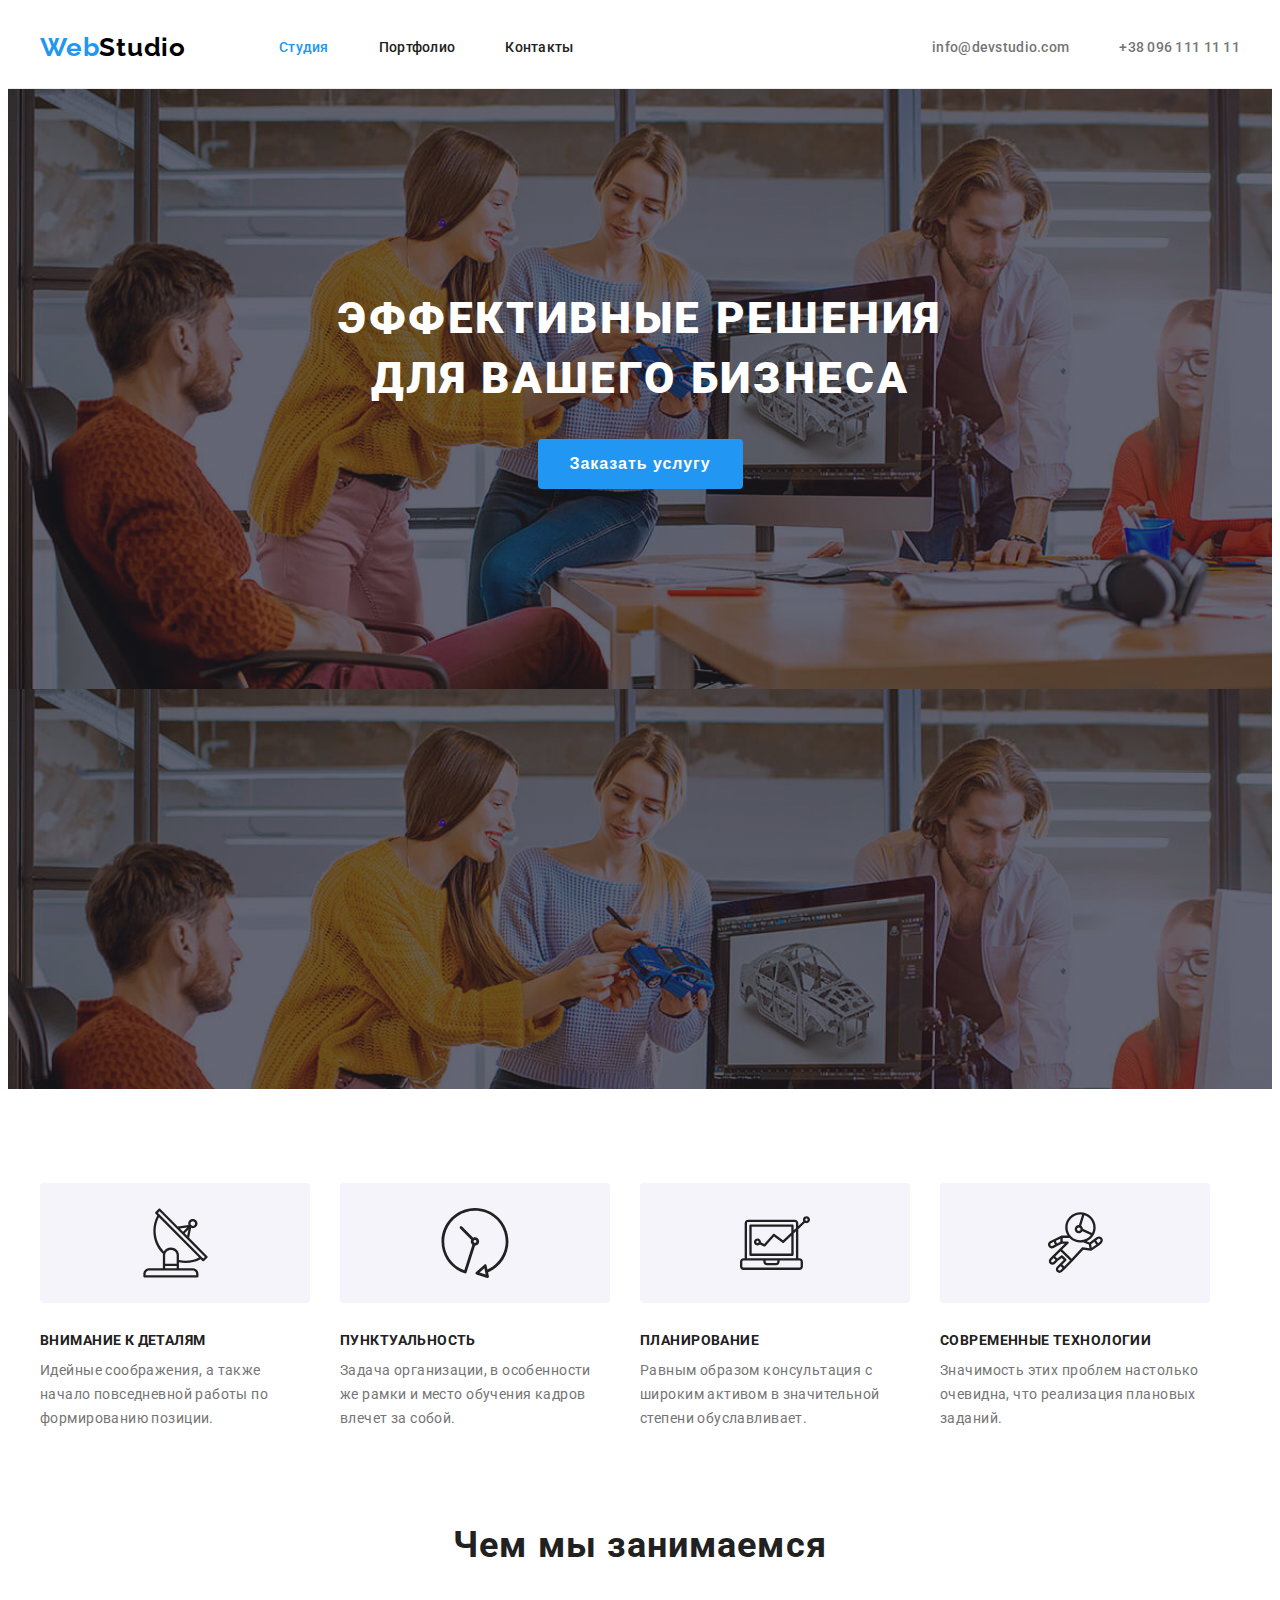
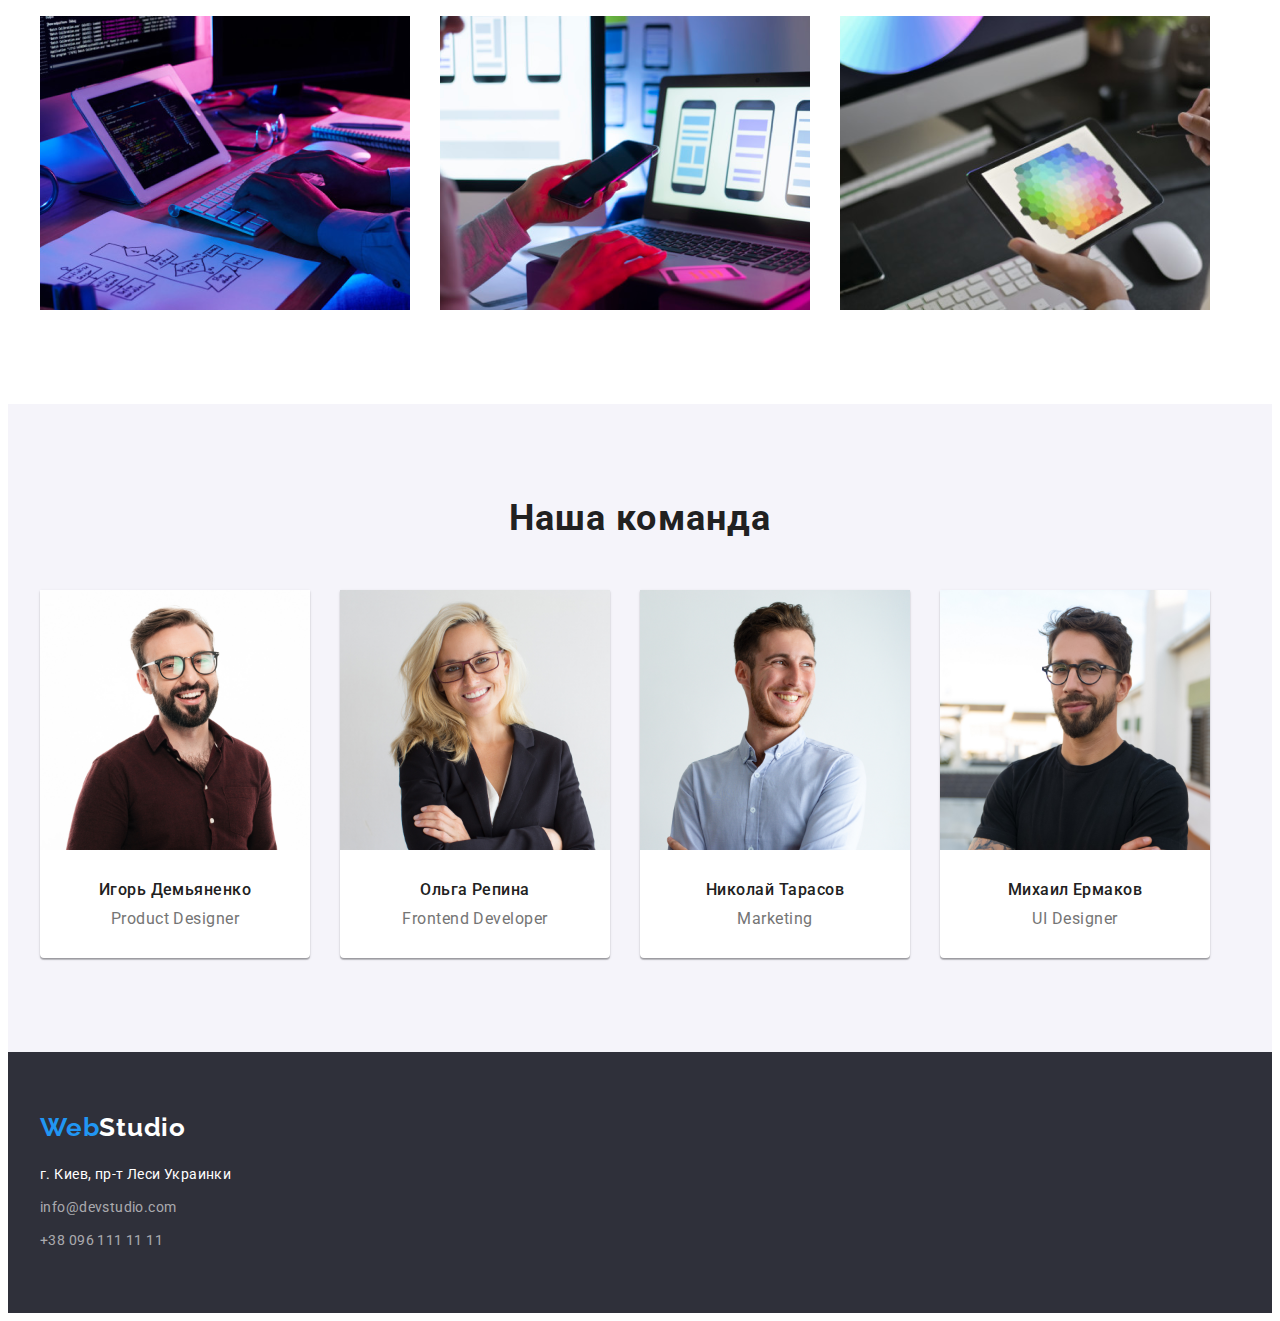
<file: index.html>
<!DOCTYPE html>
<html lang="ru">
  <head>
    <meta charset="UTF-8" />
    <meta http-equiv="X-UA-Compatible" content="IE=edge" />
    <meta name="viewport" content="width=device-width, initial-scale=1.0" />
    <link rel="stylesheet" 
          href="https://cdnjs.cloudflare.com/ajax/libs/modern-normalize/1.1.0/modern-normalize.min.css"
          integrity="sha512-wpPYUAdjBVSE4KJnH1VR1HeZfpl1ub8YT/NKx4PuQ5NmX2tKuGu6U/JRp5y+Y8XG2tV+wKQpNHVUX03MfMFn9Q==" 
          crossorigin="anonymous" 
          referrerpolicy="no-referrer" />   
    <link rel="preconnect" href="https://fonts.googleapis.com">
    <link rel="preconnect" href="https://fonts.gstatic.com" crossorigin>
    <link href="https://fonts.googleapis.com/css2?family=Raleway:wght@700&family=Roboto:wght@400;500;700;900&display=swap"
          rel="stylesheet">
    <link 
          rel="stylesheet" href="./css/style.css">
    <title>webstudio</title>
  
  </head>
  <body>
    <header class="oll-header">
      <div class="conteiner nav-header">
      <a class="logo" lang="en" href="">Web<span class="logo-head">Studio</span></a>
      <nav class="nav-main">
        <ul class="site-nav">
          <li class="nav-poject-link">
            <a class="site-nav-carrent" href="./index.html">Студия</a></li>
          <li class="nav-poject-link">
            <a class="site-nav-link" href="./portfolio.html">Портфолио</a></li>
          <li class="nav-poject-link">
            <a class="site-nav-link" href="">Контакты</a></li>
        </ul>
      </nav>
      <ul class="links" >
        <li class="nav-poject-link">
          <a class="links-link" href="mailto:info@devstudio.com">info@devstudio.com</a></li>
        <li class="nav-poject-link">
          <a class="links-link" href="tel:+38096111111">+38 096 111 11 11</a></li>
      </ul>
    </div>
    </header>

    <main>
       <section class="hero overlay" >
         <div class="conteiner">
            <h1 class="hero-title">Эффективные решения <br> для вашего бизнеса</h1>
            <button class="hero-button" type="button">Заказать услугу</button>
         </div>

       </section> 
       <section class="section">
         <div class="conteiner ">
            <h2 class="benefits-main-titl visually-hidden" >Преимущества</h2>
           <ul class="benefits-list">
            <li class="benefits-link icon-antenna">
              <h3 class="benefits-title">Внимание к деталям</h3>
             <p class="benefits-text">
              Идейные соображения, а также начало повседневной работы по
              формированию позиции.
            </p>
          </li>
          <li class="benefits-link icon-watch">
            <h3 class="benefits-title">Пунктуальность</h3>
            <p class="benefits-text">
              Задача организации, в особенности же рамки и место обучения кадров
              влечет за собой.
            </p>
          </li>
          <li class="benefits-link icon-pc">
            <h3 class="benefits-title">Планирование</h3>
            <p class="benefits-text">
              Равным образом консультация с широким активом в значительной
              степени обуславливает.
            </p>
          </li>
          <li class="benefits-link icon-space">
            <h3 class="benefits-title">Современные технологии</h3>
            <p class="benefits-text">
              Значимость этих проблем настолько очевидна, что реализация
              плановых заданий.
            </p>
          </li>
        </ul>
      </div>
      
      </section>

      <section class="section work-section">
        <div class="conteiner">
          
        <h2 class="section-title">Чем мы занимаемся</h2>
        <ul class="work-list">
          <li class="work-link">
            <img class="work-img" src="./images/Nout.png" alt="Работа на ноутбуке" width="370" />
          </li>
          <li class="work-link">
            <img class="work-img"src="./images/Smartphon.png" alt="Держит телефон" width="370" />
          </li>
          <li class="work-link">
            <img class="work-img" src="./images/tublpc.png" alt="держит планшет" width="370" />
          </li>
        </ul>
        </div>
      </section>

      <section class="section team-section">
        <div class="conteiner">
        <h2 class="team-title">Наша команда</h2>
        <ul class="team-list">
          <li class="team-card">
            <img class="team-img" src="./images/igor.jpg" alt="фото Игоря" width="270" />
            <div class="img-description">
              <h3 class="team-title-player">Игорь Демьяненко</h3>
              <p class="team-text">Product Designer</p>
          </div>
          </li>
          <li  class="team-card">
            <img class="team-img" src="./images/olga.jpg" alt="фото Ольги" width="270" />
            <div class="img-description">
              <h3 class="team-title-player">Ольга Репина</h3>
              <p class="team-text">Frontend Developer</p>
          </div>
          </li>
          <li  class="team-card">
            <img class="team-img" src="./images/nikolaj.jpg" alt="фото Николая" width="270" />
            <div class="img-description">
              <h3 class="team-title-player">Николай Тарасов</h3>
              <p class="team-text">Marketing</p>
            </div>
          </li>
          <li  class="team-card">
            <img class="team-img" src="./images/mihail.jpg" alt="фото Михаил" width="270" />
            <div class="img-description">
              <h3 class="team-title-player">Михаил Ермаков</h3>
              <p class="team-text">UI Designer</p>
          </div>
          </li>
        </ul>
      </div>
      </section>
    </main>
    
    <footer class="section-footer">
      <div class="conteiner">
      <a class="logo" lang="en" href="">Web<span class="logo-footer" >Studio</span></a>
      <address class="section-adress" >
        <ul class="footer-list">
          <li class="footer-link"><a class="footer-link-carrent" href="">г. Киев, пр-т Леси Украинки</a></li>
          <li class="footer-link"><a class="footer-link-cotaсt" href="mailto:info@devstudio.com">info@devstudio.com</a></li>
          <li class="footer-link"><a class="footer-link-cotaсt" href="tel:+38096111111">+38 096 111 11 11</a></li>
        </ul>
                 
      </address>
    </div>
    </footer>
  </body>
</html>
</file>
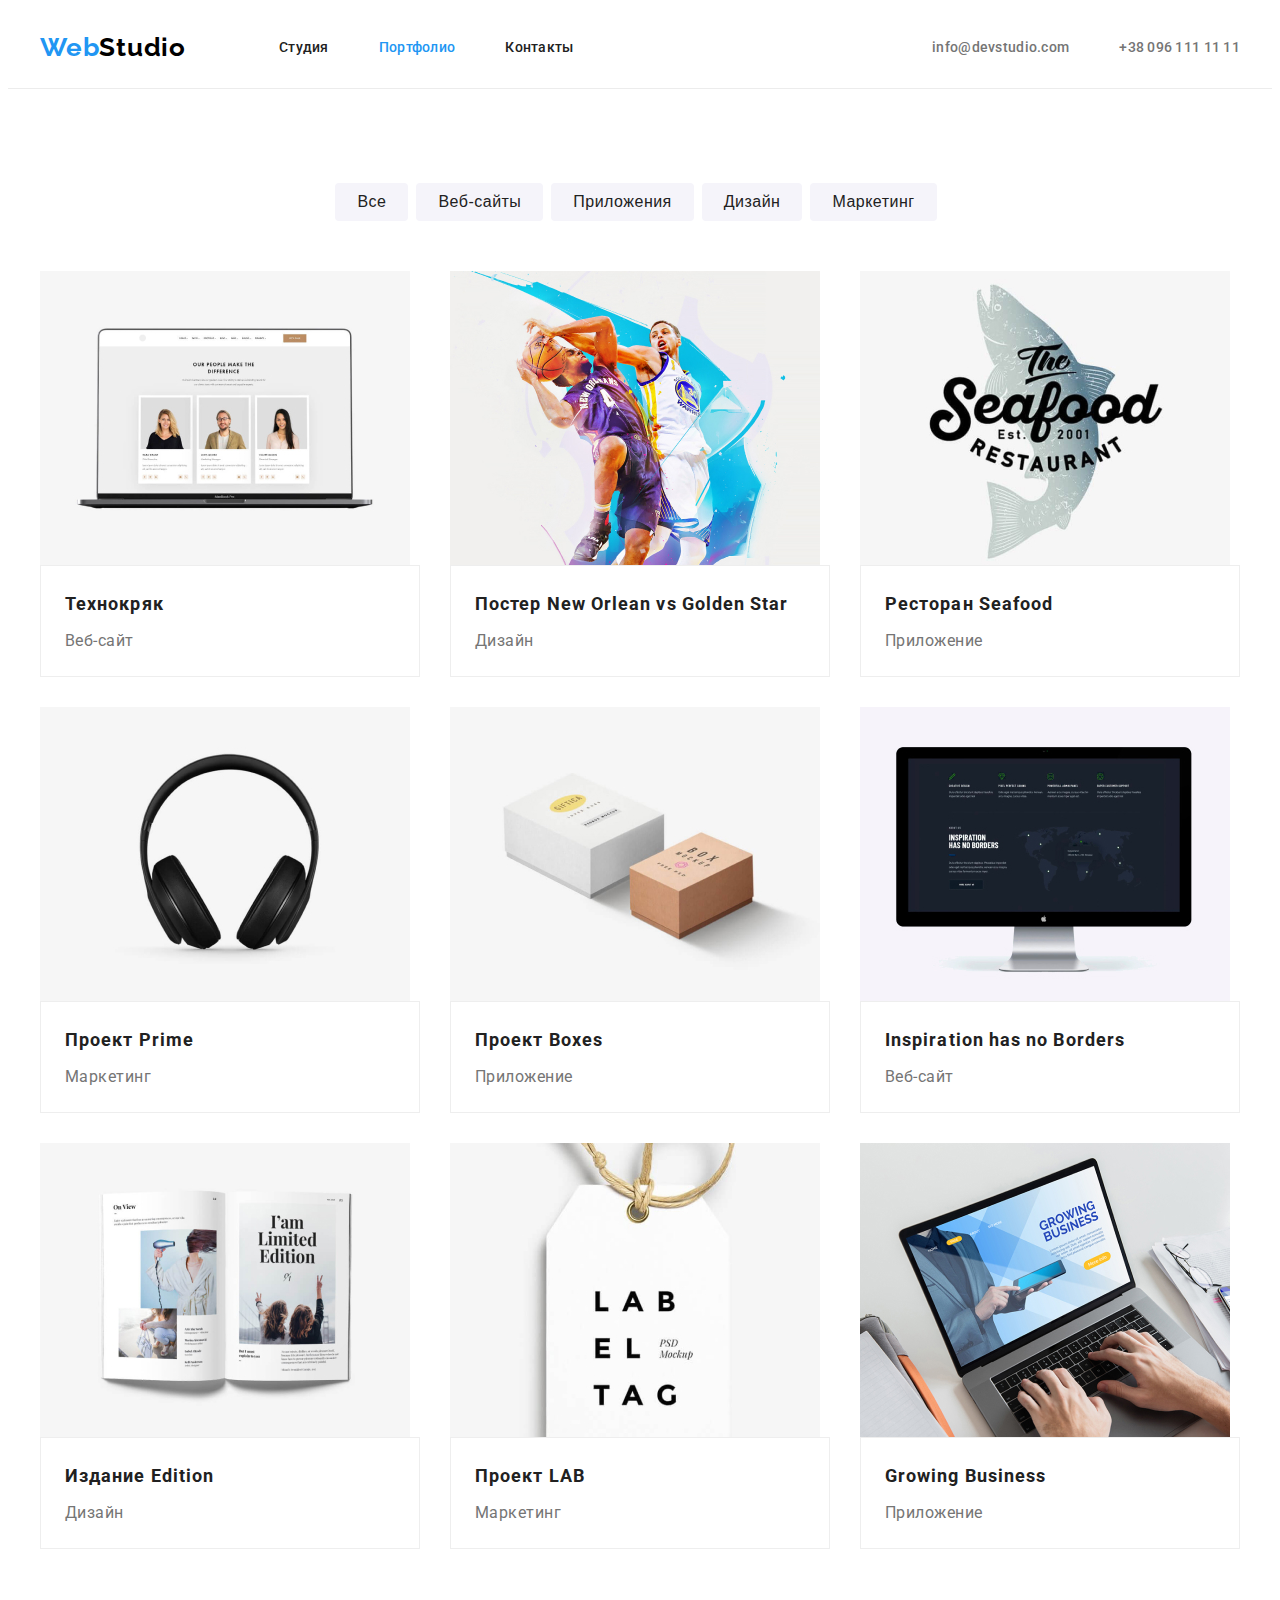
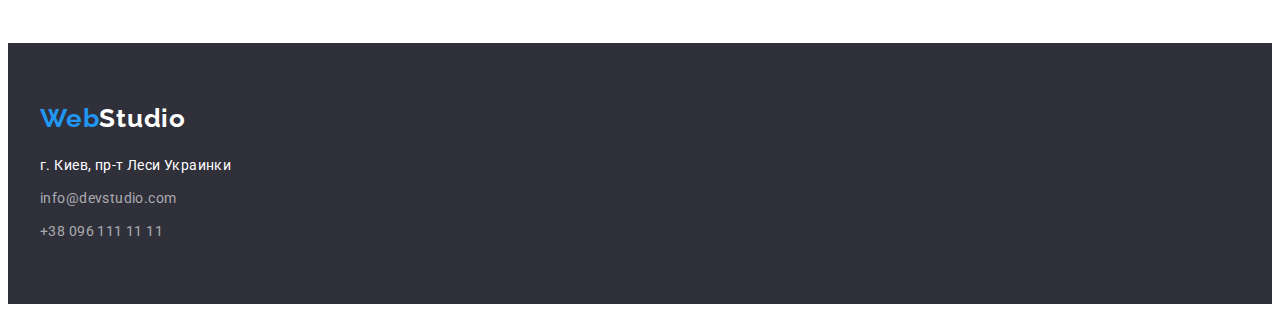
<file: portfolio.html>
<!DOCTYPE html>
<html lang="ru">
  <head>
    <meta charset="UTF-8" />
    <meta http-equiv="X-UA-Compatible" content="IE=edge" />
    <meta name="viewport" content="width=device-width, initial-scale=1.0" />
    <link rel="stylesheet" 
          href="https://cdnjs.cloudflare.com/ajax/libs/modern-normalize/1.1.0/modern-normalize.min.css"
          integrity="sha512-wpPYUAdjBVSE4KJnH1VR1HeZfpl1ub8YT/NKx4PuQ5NmX2tKuGu6U/JRp5y+Y8XG2tV+wKQpNHVUX03MfMFn9Q==" 
          crossorigin="anonymous" 
          referrerpolicy="no-referrer" />   
    <link rel="preconnect" href="https://fonts.googleapis.com">
    <link rel="preconnect" href="https://fonts.gstatic.com" crossorigin>
    <link href="https://fonts.googleapis.com/css2?family=Raleway:wght@700&family=Roboto:wght@400;500;700;900&display=swap"
          rel="stylesheet">
    <link 
          rel="stylesheet" href="./css/style.css">
    <title lang="en">Portfolio</title>
    
</head>
</head>
<body>
  <header class="oll-header">
    <div class="conteiner nav-header">
    <a class="logo" lang="en" href="">Web<span class="logo-head">Studio</span></a>
    <nav class="nav-main">
      <ul class="site-nav">
        <li class="nav-poject-link">
          <a class="site-nav-link" href="./index.html">Студия</a></li>
        <li class="nav-poject-link">
          <a class="site-nav-carrent" href="./portfolio.html">Портфолио</a></li>
        <li class="nav-poject-link">
          <a class="site-nav-link" href="">Контакты</a></li>
      </ul>
    </nav>
    <ul class="links" >
      <li class="nav-poject-link">
        <a class="links-link" href="mailto:info@devstudio.com">info@devstudio.com</a></li>
      <li class="nav-poject-link">
        <a class="links-link" href="tel:+38096111111">+38 096 111 11 11</a></li>
    </ul>
  </div>
  </header>
       
    <main>
            
        <section class="section">
         <div class="conteiner">

            <h1 class="main-titl visually-hidden">Наши проэкты</h1>



            <ul class="nav-project">
              <li class="project-link">
                <button class="nav-button"type="button">Все</button>
              </li>
              <li  class="project-link">
                <button class="nav-button" type="button"> Веб-сайты</button> 
              </li>
              <li  class="project-link">
                <button class="nav-button" type="button"> Приложения</button> 
              </li>
              <li  class="project-link">
                <button class="nav-button" type="button"> Дизайн</button> 
              </li>
              <li  class="project-link">
                <button class="nav-button" type="button"> Маркетинг</button> 
              </li>
            




            </ul>

          <!-- <ul class="nav-project">
            <li class="project-link"> 
                <button class="button-activ" type="button">Все</button>
              </li>
            <li  class="project-link">
                <button class="nav-button" type="button"> Веб-сайты</button> 
              </li>
            <li class="project-link">
                <button class="nav-button" type="button">Приложения</button>
              </li>
            <li class="project-link">
                <button class="nav-button" type="button">Дизайн</button>
              <li>
            <li class="project-link" >
                <button class="nav-button" type="button">Маркетинг</button>
              </li>
          </ul> -->

         
            

         <ul class="bakground-list" >
             <li class="bakground-link">
                <a class="gfgf" href=""><img src="./images/img.jpg" alt="фотографии" width="370" >
                  <div class="project-card">
                        <h2 class="project-titl" >Технокряк</h2> 
                        <p class="projects-txt">Веб-сайт</p>
               
                      </div>
                           
                </a>
                    
                </li>

             <li class="bakground-link"> 
                <a href=""><img src="./images/img1.jpg" alt="Баскетболисты" width="370" >
                  <div class="project-card">
                       <h2 class="project-titl" >Постер <span lang="en">New Orlean vs Golden Star</span> </h2> 
                        <p class="projects-txt" >Дизайн</p> 
                    
                      </div>
                </a>
            
             </Li>

             <li class="bakground-link"> 
                <a href=""><img src="./images/img2.jpg" alt="рыба " width="370" >
                    
                  <div class="project-card">
                     <h2 class="project-titl">Ресторан <span lang="en">Seafood</span> </h2> 
                     <p class="projects-txt" > Приложение</p>
                  
                    </div>
                </a>
                
             </li>

             <li class="bakground-link"> 
                <a href=""><img src="./images/img3.jpg" alt="наушники" width="370" >
                  <div class="project-card">
                    <h2 class="project-titl">Проект <span lang="en">Prime</span></h2>  
                    <p class="projects-txt">Маркетинг</p>
                  </div>     
                </a>
                
             </li>

             <li class="bakground-link"> 
                <a href=""><img src="./images/img4.jpg" alt="Коробки" width="370" >
                  <div class="project-card">
                    <h2 class="project-titl">Проект <span lang="en">Boxes</span></h2> 
                    <p class="projects-txt">Приложение</p> 
                  </div>
                </a>    
             </Li>

             <li class="bakground-link"> 
                <a href=""><img src="./images/img5.jpg" alt="монитор" width="370" >
                  <div class="project-card">
                    <h2 class="project-titl" lang="en">Inspiration has no Borders</h2> 
                    <p class="projects-txt">Веб-сайт</p>
                  </div>
                 </a>
             </Li>
                

             <li class="bakground-link"> 
                <a href=""><img src="./images/img6.jpg" alt="откітая книга" width="370" >
                  <div class="project-card">
                    <h2 class="project-titl">Издание <span lang="en"> Edition</span></h2> 
                    <p class="projects-txt">Дизайн</p>
                  </div>
                </a>
                
             </li>

             <li class="bakground-link"> 
                <a href=""><img src="./images/img7.jpg" alt="лэйба" width="370" >
                  <div class="project-card">
                    <h2 class="project-titl">Проект <span lang="en">LAB</span></h2> 
                    <p class="projects-txt">Маркетинг</p> 
                  </div>
                </a>
             </li>
                
             <li class="bakground-link"> 
                <a href=""><img src="./images/img8.jpg" alt="работа на ноутбуке" width="370">
                  <div class="project-card">
                    <h2 class="project-titl" lang="en">Growing Business</h2> 
                    <p class="projects-txt">Приложение</p>
                  </div>
                    </a>
             </li>
            
             </ul>
            </div> 
           </section> 
            
        </Main>

       
        <footer class="section-footer">
          <div class="conteiner">
          <a class="logo" lang="en" href="">Web<span class="logo-footer" >Studio</span></a>
          <address class="section-adress" >
            <ul class="footer-list">
              <li class="footer-link"><a class="footer-link-carrent" href="">г. Киев, пр-т Леси Украинки</a></li>
              <li class="footer-link"><a class="footer-link-cotaсt" href="mailto:info@devstudio.com">info@devstudio.com</a></li>
              <li class="footer-link"><a class="footer-link-cotaсt" href="tel:+38096111111">+38 096 111 11 11</a></li>
            </ul>
                     
          </address>
        </div>
        </footer>
</body>
</html>
</file>
<file: css/style.css>
:root{
    --accent-color:#2196F3;
    --title-text-color:#212121;
    --prymory-white-color:#FFFFFF;
    --gray-color:#757575;
    }
    
    body{
        font-family:'Roboto', Tahoma, sans-serif;
        color: var(--gray-color);
        }

        p,
        h1,
        h2,
        h3,
        h4,
        h5,
        h6
        {
            margin: 0;
        }
       ol,ul{
           margin: 0;
           padding: 0;
           list-style: none;
          }
          img{
              display: block;
              /* width: auto; */
            }
        button{
            border:none;
            cursor: pointer; 
            border-radius: 4px;

        }
        .conteiner{
           
            width: 1200px;
            padding-left: 15px;
            padding-right: 15px;
            margin: 0 auto;

        }
        .oll-header{
            border-bottom: 1px solid #ECECEC;

        }


    /* Логотип */
    .logo{color:var(--accent-color);
         font-family: 'Raleway',sans-serif;
         font-weight: 700;
         font-size: 26px;
         line-height: 1.2;
         letter-spacing: 0.03em;
    }
    
    .logo-head{
        color: #000;
    } 
    
    ul{list-style: none;}
    a{text-decoration: none;}
    
    /* навігація */
    .nav-main{
        margin-left: 93px;

      font-weight: 500;
      font-size: 14px;
      line-height: 1.14;
      letter-spacing: 0.02em;
    }
    .nav-header{
        align-items: center;
        display: flex;
    }
    .site-nav{
        display: flex;
        
    }
    .links{
        display: flex;
        margin-left: auto;
    }
    .nav-poject-link{
        
        margin-right: 50px;
       
    }
    .nav-poject-link:last-child{
        margin-right: 0;
    }




    .site-nav-link{
        display: block;
        padding-top: 32px;
        padding-bottom: 32px;
        color: var(--title-text-color);
    
    }
 
    .site-nav-link:hover,
    .site-nav-link:focus
    {
        color:var(--accent-color);
    }
  
    .site-nav-carrent {
        display: block;
        padding-top: 32px;
        padding-bottom: 32px;
        color:var(--accent-color)
        
        
    }
    
    /* контакти */

    .links-link{
        display: block;
        padding-top: 32px;
        padding-bottom: 32px;
        color:var(--gray-color);
        font-weight: 500;
        font-size: 14px;
        line-height: 1.14;
        letter-spacing: 0.02em;
    }
    
    
    .links-link:hover,
    .links-link:focus{
        color: var(--accent-color);
    }



    /* герой */
    .hero{  
        
        
        
        
        padding-top: 200px;
        padding-bottom: 200px;
        
      }
      .overlay{
        max-width: 1600px;
        height: 600px;
        background: #2F303A; 
        background-image: linear-gradient(
            rgba(47, 48, 58, 0.4),
            rgba(47, 48, 58, 0.4)), 
            url(../images/Img9.jpg);
            margin: 0 auto;
      
        
         
      }


    .hero-title{color: var(--prymory-white-color);
        font-weight: 900;
        font-size: 44px;
        line-height: 1.36;   
        text-align: center;
        letter-spacing: 0.06em;
        text-transform: uppercase;
        margin-bottom: 30px;}


    .hero-button{
        cursor: none;
        display: inline-block;
        padding: 10px 32px;
       

        color: var(--prymory-white-color) ;
        background-color: var(--accent-color);
        font-weight: 700;
        font-size: 16px;
        line-height: 1.88;
        display: flex;
        align-items: center;
        text-align: center;
        letter-spacing: 0.06em;
        margin: 0 auto;
    }
     
    /* преимущества */
     .section{
         padding-top: 94px;
         padding-bottom: 94px;
     }

     .benefits-main-titl{
         

     }
     .visually-hidden {
        position: absolute;
        width: 1px;
        height: 1px;
        margin: -1px;
        border: 0;
        padding: 0;
        
        white-space: nowrap;
        clip-path: inset(100%);
        clip: rect(0 0 0 0);
        overflow: hidden;
      }
 

     .benefits-list{
         display: flex;
         margin-left: -30px;
      
     }



    .benefits-title{ 
        color: var(--title-text-color);
        font-weight: 700;
        font-size: 14px;
        line-height: 1.14;
        letter-spacing: 0.03em;
        text-transform: uppercase;
        margin-bottom: 10px;
        }

    .benefits-link{
        flex-basis:calc((100%-120px)/4);
        margin-left: 30px;
        
    }
    .benefits-link::before{
        display: block;
        content: '';
        
        height: 120px;
        background: #F5F4FA;
        border-radius: 4px;
        margin-bottom: 30px;
    }
    .icon-antenna::before{
        background-image: url(../images/anttena.svg);
        background-size: 65px 70px;
        background-repeat: no-repeat;
        background-position: center;
        
    }
    .icon-watch::before{
        background-image: url(../images/watch.svg);
        background-repeat: no-repeat;
        background-position: center;
    }
    .icon-pc::before{
        background-image: url(../images/pc.svg);
        background-repeat: no-repeat;
        background-position: center;
    
    }
    .icon-space::before{
        background-image: url(../images/space.svg);
        background-repeat: no-repeat;
        background-position: center;
    }
 

    .benefits-text{
        width: 270px;
    
        font-size: 14px;
        line-height: 1.71;
       letter-spacing: 0.03em;
    
    }
    
    
    /* чим занімаємось */
    .work-section{
        padding-top: 0;
       

    }
    .work-list{
      
        display: flex;
        margin-left: -30px;
    }


    .section-title{
        margin-bottom: 50px;
        color: var(--title-text-color);
        font-weight: 700;
        font-size: 36px;
        line-height: 1.16;
        text-align: center;
        letter-spacing: 0.03em;}

   
    
    .work-link{
        flex-basis: calc((100%-90px)/3);
        margin-left: 30px;

    }     
    


    /* команда */
    .team-section{
        
        background: #F5F4FA
    }
    .team-card{
        flex-basis: calc((100%-120px)/4);
        margin-left: 30px;

        background-color: var(--prymory-white-color);
        box-shadow: 0px 1px 3px rgba(0, 0, 0, 0.12), 0px 1px 1px rgba(0, 0, 0, 0.14), 0px 2px 1px rgba(0, 0, 0, 0.2);
        border-radius: 0px 0px 4px 4px;  
           
    }
   
    



    .team-title{ 
        margin-bottom: 50px;
        color: var(--title-text-color);
        font-weight: 700;
        font-size: 36px;
        line-height: 1.16;
        text-align: center;
        letter-spacing: 0.03em;}
        
        .team-list{
            display: flex;
            margin-left: -30px;

        }
    
     


       

    .team-img{

       
    }
    .img-description{
        padding-top: 30px;
        padding-bottom: 30px;


    }



    .team-title-player{ 
        margin-bottom: 10px;
        color: var(--title-text-color);
        font-weight: 500;
        font-size: 16px;
        line-height: 1.19;
        text-align: center;
        letter-spacing: 0.03em;
        
       
       }
       
       
    .team-text{
        font-size: 16px;
        line-height: 1.19;
        text-align: center;
        letter-spacing: 0.03em;
        }


    /* футер */
    .section-footer{
        background: #2F303A;
      
        padding-top: 60px;
        padding-bottom: 60px;
        
    }
    .footer-list{
       
    }
    .section-adress{

     margin-top: 20px;   
    }
   
   
    .footer-link{
        display:block;
        font-style: normal;
        margin-bottom: 9px;
        color: rgba(255, 255, 255, 0.6);

     
        font-size: 14px;
        line-height: 1.71;
        letter-spacing: 0.03em;
      
    }
    .footer-link:last-child{
        margin-bottom: 0px;
    }
   
   
    
    .logo-footer{
        color:var(--prymory-white-color);
        

    }
    .footer-link-carrent{
        color:var(--prymory-white-color)
        
    }
    .footer-link-carrent:hover,:focus{
        color: var(--accent-color);
    }
     
    
    .footer-link-cotaсt{
                color: rgba(255, 255, 255, 0.6);
                
        font-size: 14px;
        line-height: 1.71;
        letter-spacing: 0.03em;
    }
    .footer-link-cotaсt:hover,:focus{
        color: var(--accent-color);
    }
    

    /* Портфоліо кнопки */
    .button-activ{
        color: var(--prymory-white-color);
        background-color: var(--accent-color);
        font-weight: 500;
        font-size: 16px;
        line-height:1.62;
        text-align: center;
        letter-spacing: 0.03em;

    }



    .nav-button{
        color:var(--title-text-color);
        background-color: #F5F4FA;
        font-weight: 500;
        font-size: 16px;
        line-height: 1.63;
        text-align: center;
        letter-spacing: 0.03em;
    }
    .nav-button:hover,
    .nav-button:focus{
        color:var(--prymory-white-color);
        background-color:var(--accent-color)}
    .nav-button.primary{
        color: var(--prymory-white-color); 
        background-color: var(--accent-color);
    }
        
        /* проекти партфоліо */
     
        .nav-project{
            display: flex;
            justify-content: center;  
            margin-bottom: 50px;
        }
       

        .project-link{
            margin-right: 8px;}
            
        .poject-link:last-child{
             margin-right: 0;
            }
     
        .bakground-list{
            display: flex;
            flex-wrap: wrap;
            margin-top: -30px;
            margin-left: -30px;      
            

        }   
    

       
         .bakground-link{
            flex-basis: calc((100% - 90px) / 3);
            margin-top: 30px;
            margin-left: 30px;
                                  
            }
            .project-card{
                padding-top: 20px;
                padding-bottom: 20px;
                padding-left: 24px;
                padding-right: 24px;
                border: 1px solid #EEEEEE;
            }



       

        .project-titl{
        color: var(--title-text-color);
        font-weight: 700;
        font-size: 18px;
        line-height: 2;
        letter-spacing: 0.06em;
        margin-bottom: 4px;
         }
    
    .projects-txt{
        font-size: 16px;
        line-height:1.88;
        letter-spacing: 0.03em;
        color:var(--gray-color);
    }

    



    .nav-button{ 
        background: #F5F4FA;
        display: inline-block;
        
        height: 38px;
        padding-left: 22px;
        padding-top: 6px;
        padding-right: 22px;
        padding-bottom: 6px;}
  
    
    .button-activ{
        border: none;
        color: var(--prymory-white-color);
        background-color: var(--accent-color);
        font-weight: 500;
        font-size: 16px;
        line-height: 1.62;
        text-align: center;
        letter-spacing: 0.03em;

        display: inline-block;
        width: 73px;
        height: 38px;
        padding-left: 22px;
        padding-top: 6px;
        padding-right: 22px;
        padding-bottom: 6px;
       
    }
</file>
